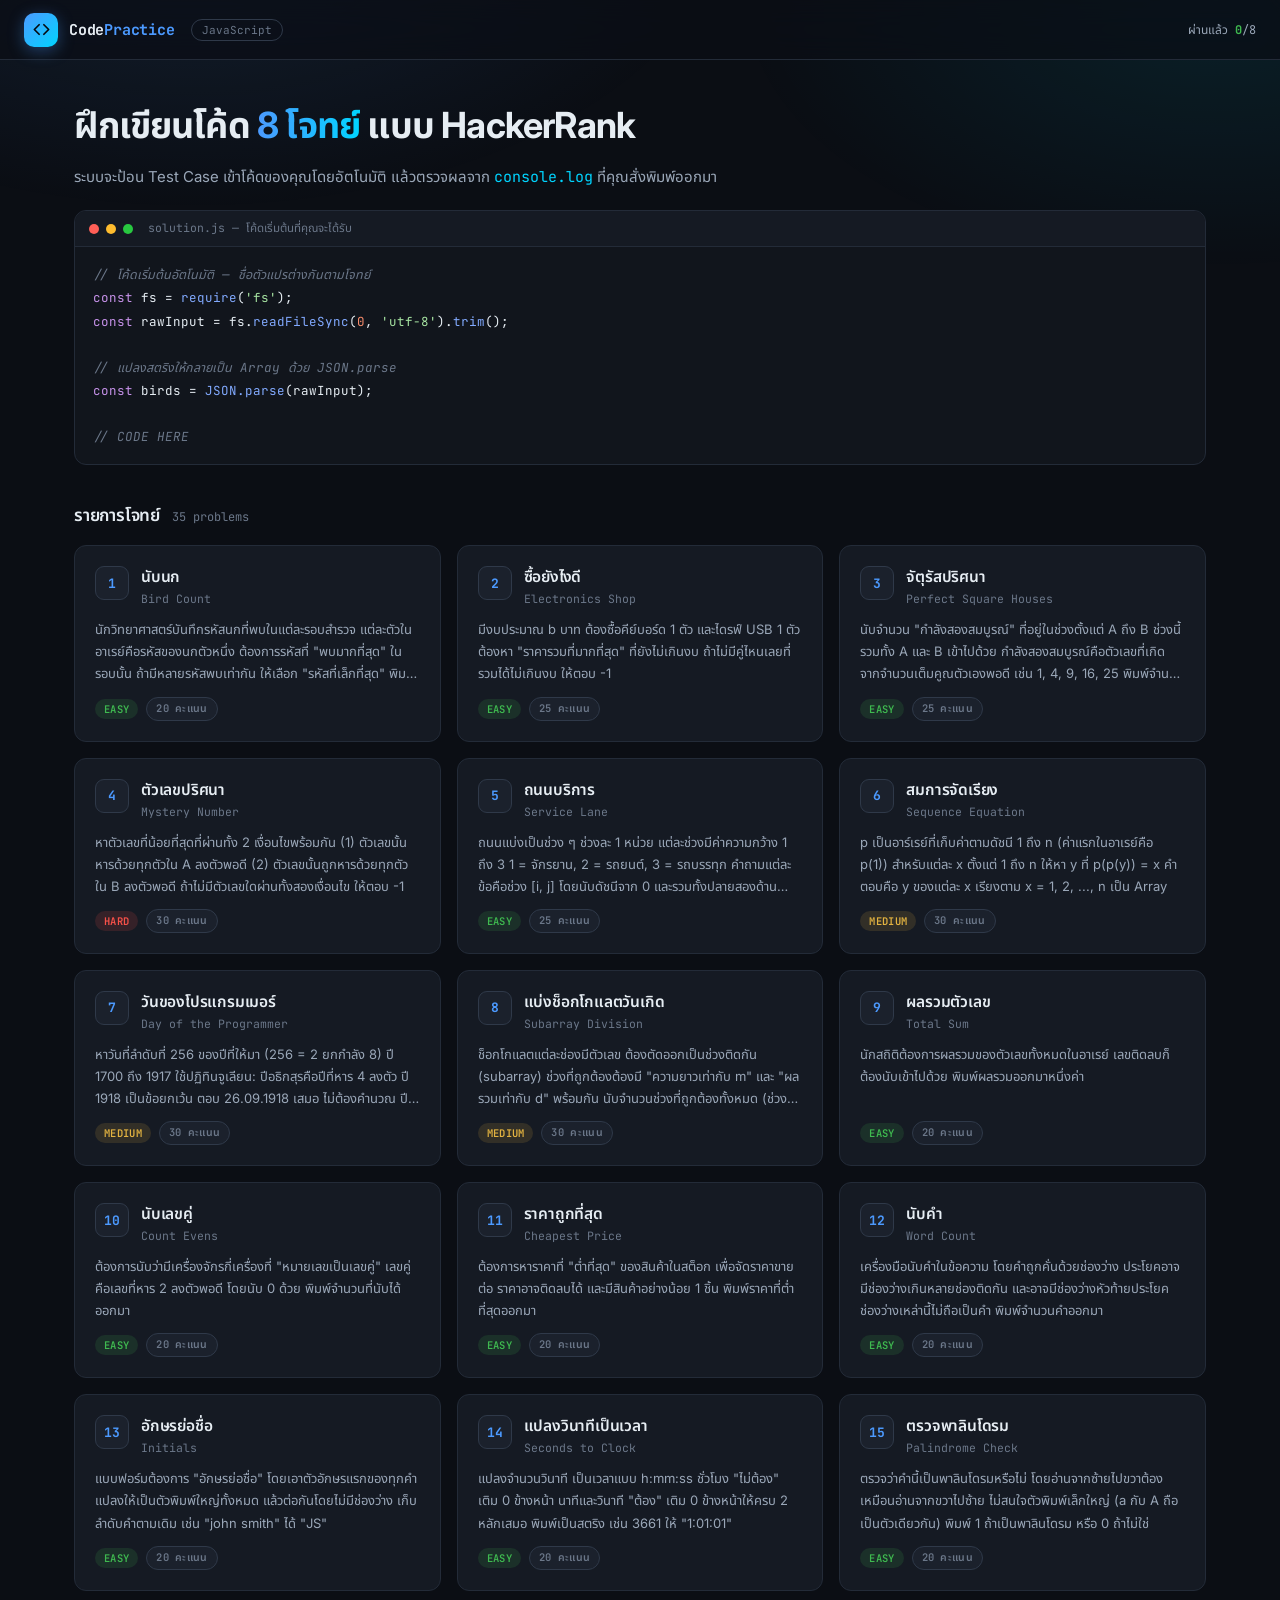
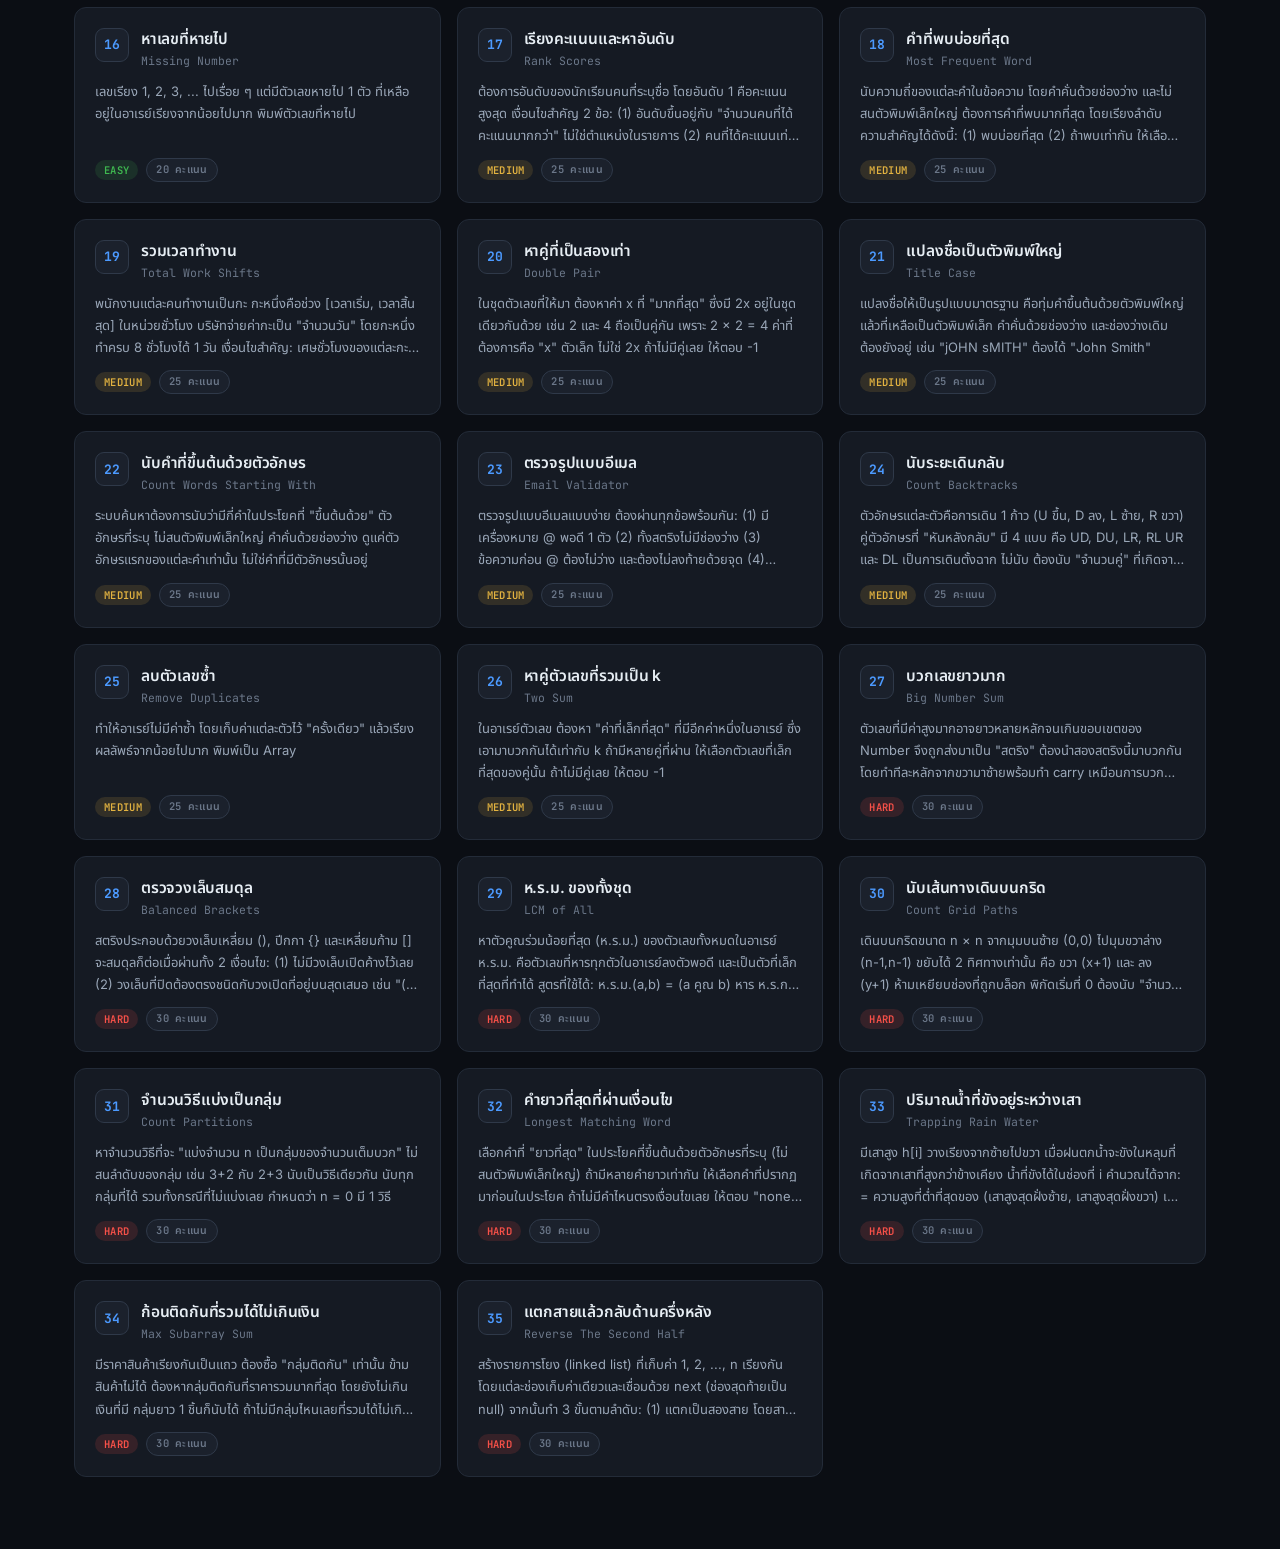
<file: index.html>
﻿<!DOCTYPE html>
<html lang="th">
<head>
<meta charset="UTF-8">
<meta name="viewport" content="width=device-width, initial-scale=1.0">
<title>Code Practice — JavaScript</title>
<meta name="description" content="ฝึกเขียนโค้ด JavaScript 8 โจทย์ แบบ HackerRank รันและตรวจ Test Case ในเบราว์เซอร์ ไม่ต้องติดตั้งอะไร">
<link rel="icon" href="data:image/svg+xml,%3Csvg xmlns='http://www.w3.org/2000/svg' viewBox='0 0 32 32'%3E%3Crect width='32' height='32' rx='8' fill='%234c9aff'/%3E%3Cpath d='M13 10L7 16l6 6M19 10l6 6-6 6' fill='none' stroke='%230b0e14' stroke-width='3' stroke-linecap='round' stroke-linejoin='round'/%3E%3C/svg%3E">
<link rel="preconnect" href="https://fonts.googleapis.com">
<link rel="preconnect" href="https://fonts.gstatic.com" crossorigin>
<link href="https://fonts.googleapis.com/css2?family=JetBrains+Mono:wght@400;500;700&family=Inter:wght@400;500;600;700&family=Noto+Sans+Thai:wght@400;500;600;700&display=swap" rel="stylesheet">
<style>
:root{
  --bg:#0b0e14; --bg2:#11151c; --card:#151a23; --card2:#1b212c;
  --line:#232b38; --line2:#2f3949;
  --fg:#e6edf3; --fg2:#9aa7b8; --fg3:#6b7789;
  --acc:#4c9aff; --acc2:#00d4ff; --ok:#3fb950; --err:#f85149; --warn:#e3b341;
  --mono:'JetBrains Mono','Noto Sans Thai',ui-monospace,Consolas,monospace;
  --sans:'Inter','Noto Sans Thai',system-ui,-apple-system,sans-serif;
  --r:12px;
}
*{margin:0;padding:0;box-sizing:border-box}
body{
  font-family:var(--sans); background:var(--bg); color:var(--fg);
  min-height:100vh; -webkit-font-smoothing:antialiased;
}
body::before{
  content:''; position:fixed; inset:0; pointer-events:none; z-index:0;
  background:
    radial-gradient(900px 500px at 15% -10%, rgba(76,154,255,.13), transparent 60%),
    radial-gradient(800px 450px at 95% 0%, rgba(0,212,255,.09), transparent 60%);
}

/* ---------- NAVBAR ---------- */
.nav{
  position:sticky; top:0; z-index:50;
  display:flex; align-items:center; gap:16px;
  padding:0 24px; height:60px;
  background:rgba(11,14,20,.75);
  backdrop-filter:blur(14px) saturate(140%);
  border-bottom:1px solid var(--line);
}
.brand{display:flex;align-items:center;gap:11px;text-decoration:none;color:inherit}
.brand-mark{
  width:34px;height:34px;flex:none;display:grid;place-items:center;
  border-radius:10px; color:#06090f;
  background:linear-gradient(135deg,var(--acc) 0%,var(--acc2) 100%);
  box-shadow:0 4px 16px rgba(76,154,255,.35);
}
.brand-mark svg{width:19px;height:19px}
.brand-txt{font-family:var(--mono);font-weight:700;font-size:15px;letter-spacing:-.2px}
.brand-txt b{color:var(--acc);font-weight:700}
.nav-tag{
  font-family:var(--mono);font-size:11px;color:var(--fg3);
  border:1px solid var(--line2);border-radius:999px;padding:3px 10px;
}
.nav-sp{flex:1}
.nav-stat{font-family:var(--mono);font-size:12px;color:var(--fg2)}
.nav-stat b{color:var(--ok)}

/* ---------- LAYOUT ---------- */
.wrap{position:relative;z-index:1;max-width:1180px;margin:0 auto;padding:40px 24px 72px}
.hero{margin-bottom:34px}
.hero h1{font-size:clamp(26px,4vw,36px);font-weight:700;letter-spacing:-.8px;margin-bottom:10px}
.hero h1 span{background:linear-gradient(90deg,var(--acc),var(--acc2));-webkit-background-clip:text;background-clip:text;-webkit-text-fill-color:transparent}
.hero p{color:var(--fg2);font-size:15px;line-height:1.75;max-width:660px}

/* code preview */
.prev{
  margin-top:20px;border:1px solid var(--line);border-radius:var(--r);
  background:var(--bg2);overflow:hidden;
}
.prev-bar{
  display:flex;align-items:center;gap:7px;padding:9px 14px;
  border-bottom:1px solid var(--line);background:var(--card);
}
.dot{width:10px;height:10px;border-radius:50%}
.prev-bar span{margin-left:8px;font-family:var(--mono);font-size:11.5px;color:var(--fg3)}
.prev pre{
  margin:0;padding:16px 18px;overflow-x:auto;
  font-family:var(--mono);font-size:12.5px;line-height:1.85;
}
.k{color:#c792ea}.s{color:#a6e3a1}.c{color:var(--fg3);font-style:italic}.f{color:#82aaff}.n{color:#f78c6c}

/* ---------- PROBLEM GRID ---------- */
.sec-head{display:flex;align-items:baseline;gap:12px;margin:38px 0 16px}
.sec-head h2{font-size:17px;font-weight:600;letter-spacing:-.2px}
.sec-head small{font-family:var(--mono);font-size:12px;color:var(--fg3)}
.sec-head .draft-note{font-size:12.5px;color:var(--acc)}
.sec-head .draft-note:empty{display:none}
.grid{display:grid;grid-template-columns:repeat(auto-fill,minmax(300px,1fr));gap:16px}

.pcard{
  position:relative;display:flex;flex-direction:column;gap:12px;
  padding:20px;border-radius:var(--r);
  background:var(--card);border:1px solid var(--line);
  cursor:pointer;text-decoration:none;color:inherit;
  transition:transform .18s cubic-bezier(.2,.7,.3,1),border-color .18s,box-shadow .18s,background .18s;
}
.pcard::after{
  content:'';position:absolute;inset:0;border-radius:var(--r);pointer-events:none;
  background:linear-gradient(135deg,rgba(76,154,255,.09),transparent 55%);
  opacity:0;transition:opacity .18s;
}
.pcard:hover{transform:translateY(-3px);border-color:var(--acc);box-shadow:0 14px 34px rgba(0,0,0,.5),0 0 0 1px rgba(76,154,255,.25)}
.pcard:hover::after{opacity:1}
.pcard.done{border-color:rgba(63,185,80,.4)}
.pcard.done:hover{border-color:var(--ok);box-shadow:0 14px 34px rgba(0,0,0,.5),0 0 0 1px rgba(63,185,80,.3)}

.pc-top{display:flex;align-items:flex-start;gap:12px}
.pc-num{
  flex:none;width:34px;height:34px;display:grid;place-items:center;
  font-family:var(--mono);font-size:13px;font-weight:700;
  border-radius:9px;background:var(--card2);border:1px solid var(--line2);color:var(--acc);
}
.pcard.done .pc-num{background:rgba(63,185,80,.14);border-color:rgba(63,185,80,.4);color:var(--ok)}
.pc-tt{flex:1;min-width:0}
.pc-tt h3{font-size:15.5px;font-weight:600;letter-spacing:-.2px;margin-bottom:2px}
.pc-tt small{display:block;font-family:var(--mono);font-size:11.5px;color:var(--fg3)}
.pc-desc{font-size:13px;line-height:1.7;color:var(--fg2);flex:1;
  display:-webkit-box;-webkit-line-clamp:3;-webkit-box-orient:vertical;overflow:hidden}
.pc-foot{display:flex;align-items:center;gap:8px;flex-wrap:wrap}
.chip{
  font-family:var(--mono);font-size:10.5px;font-weight:600;letter-spacing:.3px;
  padding:3px 9px;border-radius:999px;text-transform:uppercase;
}
.chip.easy{background:rgba(63,185,80,.14);color:var(--ok)}
.chip.medium{background:rgba(227,179,65,.14);color:var(--warn)}
.chip.hard{background:rgba(248,81,73,.14);color:var(--err)}
.chip.score{background:var(--card2);color:var(--fg3);border:1px solid var(--line2)}
.chip.draft{background:rgba(76,154,255,.14);color:var(--acc);border:1px solid rgba(76,154,255,.3)}
.chip.draft:empty{display:none}
.chip.hintlv{background:rgba(227,179,65,.14);color:var(--warn);border:1px solid rgba(227,179,65,.32)}
.chip.hintfull{background:rgba(227,179,65,.2);color:var(--warn);border:1px solid rgba(227,179,65,.5)}
.pc-go{margin-left:auto;display:flex;align-items:center;gap:5px;
  font-family:var(--mono);font-size:12px;color:var(--acc);opacity:0;transform:translateX(-5px);transition:.18s}
.pcard:hover .pc-go{opacity:1;transform:translateX(0)}
.pc-go svg{width:14px;height:14px}
</style>
</head>
<body>

<nav class="nav">
  <a href="index.html" class="brand">
    <div class="brand-mark">
      <svg viewBox="0 0 24 24" fill="none" stroke="currentColor" stroke-width="2.2" stroke-linecap="round" stroke-linejoin="round">
        <path d="M9 18l-6-6 6-6"/><path d="M15 6l6 6-6 6"/>
      </svg>
    </div>
    <div class="brand-txt">Code<b>Practice</b></div>
  </a>
  <span class="nav-tag">JavaScript</span>
  <div class="nav-sp"></div>
  <div class="nav-stat">ผ่านแล้ว <b id="doneCount">0</b>/8</div>
</nav>

<div class="wrap">
  <section class="hero">
    <h1>ฝึกเขียนโค้ด <span>8 โจทย์</span> แบบ HackerRank</h1>
    <p>ระบบจะป้อน Test Case เข้าโค้ดของคุณโดยอัตโนมัติ แล้วตรวจผลจาก <code style="font-family:var(--mono);color:var(--acc2)">console.log</code> ที่คุณสั่งพิมพ์ออกมา</p>

    <div class="prev">
      <div class="prev-bar">
        <div class="dot" style="background:#ff5f57"></div>
        <div class="dot" style="background:#febc2e"></div>
        <div class="dot" style="background:#28c840"></div>
        <span>solution.js — โค้ดเริ่มต้นที่คุณจะได้รับ</span>
      </div>
<pre><span class="c">// โค้ดเริ่มต้นอัตโนมัติ — ชื่อตัวแปรต่างกันตามโจทย์</span>
<span class="k">const</span> fs = <span class="f">require</span>(<span class="s">'fs'</span>);
<span class="k">const</span> rawInput = fs.<span class="f">readFileSync</span>(<span class="n">0</span>, <span class="s">'utf-8'</span>).<span class="f">trim</span>();

<span class="c">// แปลงสตริงให้กลายเป็น Array ด้วย JSON.parse</span>
<span class="k">const</span> birds = <span class="f">JSON.parse</span>(rawInput);

<span class="c">// CODE HERE</span></pre>
    </div>
  </section>

  <div class="sec-head">
    <h2>รายการโจทย์</h2>
    <span class="draft-note" id="draftCount"></span>
    <small id="gridCount">8 problems</small>
  </div>
  <div class="grid" id="grid"></div>
</div>

<script src="problems/problems.js?v=65"></script>
<script>
const KEY = 'cp_progress_v1';
const DRAFT_KEY = 'cp_draft_v1';
const HINT_KEY = 'cp_hints_v1';
const readDone = () => { try { return JSON.parse(localStorage.getItem(KEY)) || {}; } catch(e){ return {}; } };
const readDrafts = () => { try { return JSON.parse(localStorage.getItem(DRAFT_KEY)) || {}; } catch(e){ return {}; } };
const readHints = () => { try { return JSON.parse(localStorage.getItem(HINT_KEY)) || {}; } catch(e){ return {}; } };

/* เวลาแบบสั้น ๆ: "เมื่อสักครู่" / "3 ชั่วโมงที่แล้ว" / "เมื่อวาน"
   คืน '' ถ้าเวลาไม่สมเหตุสมผล (ข้อมูลเสีย หรือนาฬิกาเพี้ยน) */
function ago(ts){
  if (!ts || typeof ts !== 'number' || !isFinite(ts)) return '';
  const s = Math.floor((Date.now() - ts) / 1000);
  if (s < 0) return '';                       // เวลาอนาคต = นาฬิกาเพี้ยน
  if (s < 60) return 'เมื่อสักครู่';
  if (s < 3600) return Math.floor(s / 60) + ' นาทีที่แล้ว';
  if (s < 86400) return Math.floor(s / 3600) + ' ชั่วโมงที่แล้ว';
  if (s < 172800) return 'เมื่อวาน';
  if (s < 2592000) return Math.floor(s / 86400) + ' วันที่แล้ว';
  return '';                                  // เกินเดือน ไม่ต้องบอก
}
function draftLabel(dr){
  const a = ago(dr.at);
  return a ? 'มีงานค้าง · ' + a : 'มีงานค้าง';
}
function draftTitle(dr){
  const d = new Date(dr.at);
  return (dr.at && isFinite(dr.at) && d.getFullYear() > 2000)
    ? 'บันทึกไว้เมื่อ ' + d.toLocaleString()
    : 'มีโค้ดที่บันทึกไว้ในเครื่องนี้';
}

function render(){
  const done = readDone();
  const drafts = readDrafts();
  const hints = readHints();
  const grid = document.getElementById('grid');
  let html = '', n = 0, d = 0, w = 0, hv = 0;

  for(const id in PROBLEMS){
    const p = PROBLEMS[id];
    n++;
    const isDone = !!done[id];
    if(isDone) d++;
    const dr = drafts[id];
    const hasDraft = !!(dr && typeof dr.code === 'string' && dr.code.trim());
    if(hasDraft) w++;
    /* ป้ายบอกว่าเคยเปิดคำใบ้ถึงระดับไหน — ระดับ 3 คือดูเฉลยแล้ว */
    const hs = hints[id];
    const hv3 = !!(hs && hs.lv >= 3);
    const hvAny = !!(hs && ((hs.lv|0) > 0 || (hs.sols && hs.sols.length)));
    if(hv3) hv++;
    const hintChip = hv3
      ? `<span class="chip hintfull" title="เคยเปิดถึงระดับทางเลือกและดูเฉลยแล้ว">ใช้เฉลย</span>`
      : (hvAny ? `<span class="chip hintlv" title="เคยเปิดคำใบ้ระดับ ${hs.lv}">คำใบ้ ${hs.lv}</span>` : '');

    html += `
    <a class="pcard${isDone?' done':''}" href="editor.html?id=${id}">
      <div class="pc-top">
        <div class="pc-num">${n}</div>
        <div class="pc-tt">
          <h3>${p.title}</h3>
          <small>${p.subtitle}</small>
        </div>
      </div>
      <div class="pc-desc">${p.desc}</div>
      <div class="pc-foot">
        <span class="chip ${p.difficulty}">${p.difficulty}</span>
        <span class="chip score">${p.score} คะแนน</span>
        ${hasDraft?`<span class="chip draft" title="${draftTitle(dr)}">${draftLabel(dr)}</span>`:''}
        ${hintChip}
        <span class="pc-go">ทำโจทย์
          <svg viewBox="0 0 24 24" fill="none" stroke="currentColor" stroke-width="2.2" stroke-linecap="round" stroke-linejoin="round"><path d="M5 12h14M13 6l6 6-6 6"/></svg>
        </span>
      </div>
    </a>`;
  }

  grid.innerHTML = html;
  document.getElementById('doneCount').textContent = d;
  document.getElementById('gridCount').textContent = n + ' problems';
  const dw = document.getElementById('draftCount');
  let tail = w ? w + ' โจทย์มีงานค้างไว้' : '';
  if (hv) tail += (tail ? ' · ' : '') + hv + ' โจทย์ใช้คำใบ้ถึงเฉลย';
  if (dw) dw.textContent = tail;
}
render();
</script>
</body>
</html>
</file>
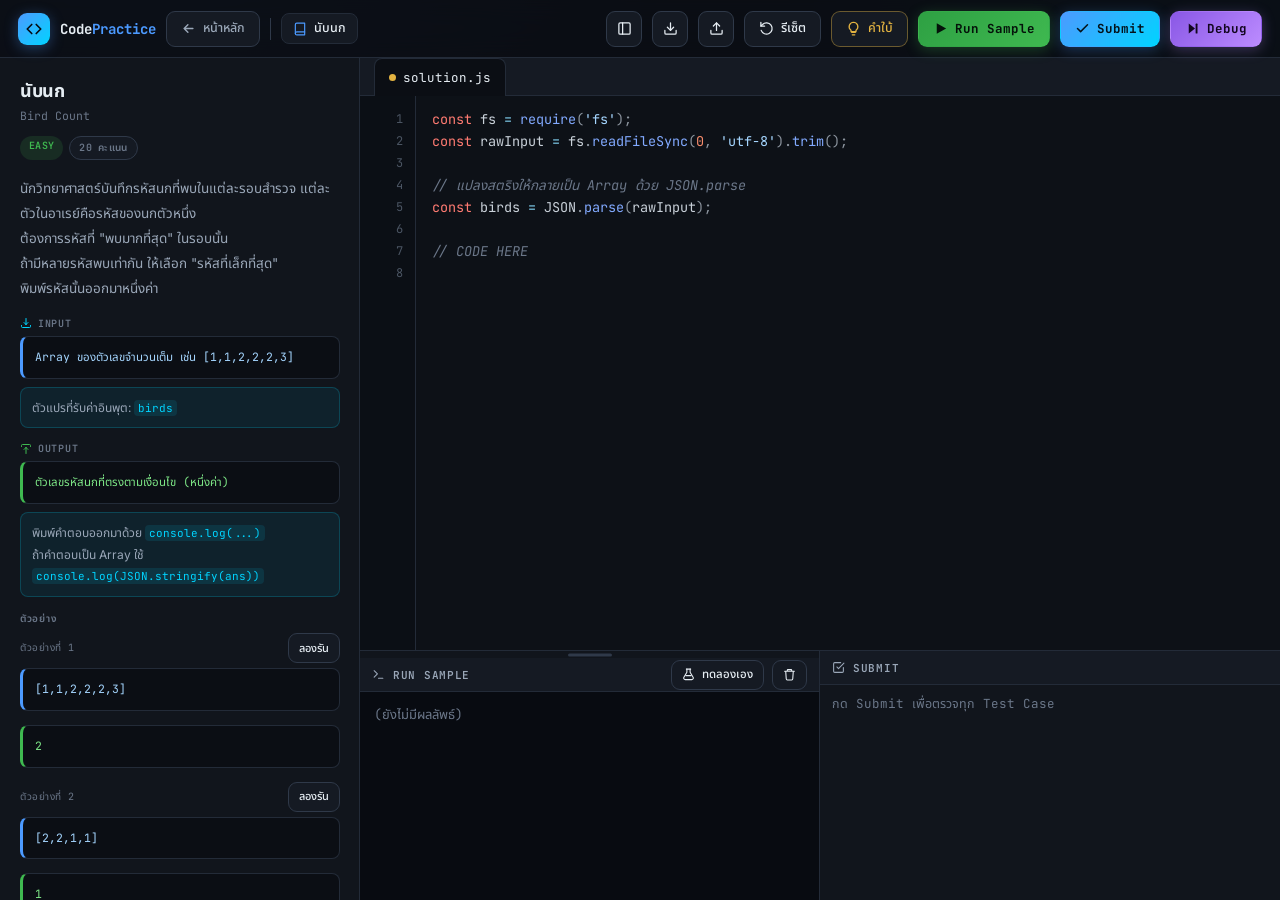
<file: editor.html>
﻿<!DOCTYPE html>
<html lang="th">
<head>
<meta charset="UTF-8">
<meta name="viewport" content="width=device-width, initial-scale=1.0">
<title>Code Practice — Editor</title>
<link rel="icon" href="data:image/svg+xml,%3Csvg xmlns='http://www.w3.org/2000/svg' viewBox='0 0 32 32'%3E%3Crect width='32' height='32' rx='8' fill='%2300d4ff'/%3E%3Cpath d='M13 10L7 16l6 6M19 10l6 6-6 6' fill='none' stroke='%230b0e14' stroke-width='3' stroke-linecap='round' stroke-linejoin='round'/%3E%3C/svg%3E">
<link rel="preconnect" href="https://fonts.googleapis.com">
<link rel="preconnect" href="https://fonts.gstatic.com" crossorigin>
<link href="https://fonts.googleapis.com/css2?family=JetBrains+Mono:wght@400;500;700&family=Inter:wght@400;500;600;700&family=Noto+Sans+Thai:wght@400;500;600&display=swap" rel="stylesheet">
<link rel="stylesheet" href="js/theme.css?v=65">
<style>
/* ============ LAYOUT 3 ส่วน ============ */
.app{position:relative;z-index:1;display:flex;flex-direction:column;height:100vh;overflow:hidden}
.body{flex:1;display:flex;min-height:0}
.side{
  width:360px;flex:none;display:flex;flex-direction:column;
  background:var(--bg2);border-right:1px solid var(--line);
  transition:width .2s cubic-bezier(.2,.7,.3,1);
}
.side.hide{width:0;border-right-color:transparent}
.side-in{width:360px;height:100%;overflow-y:auto;padding:20px 20px 40px}
.side h1{font-size:18px;font-weight:700;letter-spacing:-.3px;margin-bottom:3px}
.side .sub{font-family:var(--mono);font-size:11.5px;color:var(--fg3);margin-bottom:13px}
.chips{display:flex;gap:6px;flex-wrap:wrap;margin-bottom:16px}
.chip{font-family:var(--mono);font-size:10px;font-weight:600;letter-spacing:.3px;padding:3px 9px;border-radius:999px;text-transform:uppercase}
.chip.easy{background:rgba(63,185,80,.14);color:var(--ok)}
.chip.medium{background:rgba(227,179,65,.14);color:var(--warn)}
.chip.hard{background:rgba(248,81,73,.14);color:var(--err)}
.chip.score{background:var(--card);color:var(--fg3);border:1px solid var(--line2)}
/* white-space: pre-line สำคัญมาก
   โจทย์ที่เขียนเป็นหลายบรรทัดใน problems.js จะขึ้นบรรทัดใหม่ตามที่เขียน
   ถ้าไม่ใส่ HTML จะยุบขึ้นเป็นบรรทัดเดียวยาว ๆ อ่านยากกว่าเดิม */
.side .desc{font-size:13.5px;line-height:1.85;color:var(--fg2);margin-bottom:16px;
            white-space:pre-line}

  /* ---------- เนื้อหาช่วยอ่านโจทย์ ----------
     แยกเป็นกล่องย่อย ๆ ไม่ยัดเป็นย้อหน้าเดียว
     เพราะข้อมูลเยอะแล้วอ่านยากกว่าอ่านสั้น ๆ แต่ถ้าสั้นเกินไปก็จะงงเหมือนเดิม
     กล่อง walkthrough กางไว้เลย ส่วนอีกสองกล่องพับไว้
     เพราะ 9 จาก 10 คนจะอ่านตัวอย่างเดินทาง แต่ไม่กี่คนจะเปิด "ข้อควรระวัง" */
.gd{margin:0 0 14px;border:1px solid var(--line);border-radius:9px;
     background:var(--bg);overflow:hidden}
.gd-h{display:flex;align-items:center;gap:8px;width:100%;padding:9px 11px;
     background:none;border:0;color:var(--fg);font:inherit;font-size:12.5px;
     font-weight:600;cursor:pointer;text-align:left}
.gd-h:hover{background:var(--bg2)}
.gd-h:focus-visible{outline:2px solid var(--acc);outline-offset:-2px}
.gd-ic{width:15px;height:15px;flex:none;color:var(--acc)}
.gd-chev{width:14px;height:14px;flex:none;margin-left:auto;color:var(--fg3);
     transition:transform .16s ease}
.gd.open .gd-chev{transform:rotate(90deg)}
.gd-b{display:none;padding:0 12px 12px}
.gd.open .gd-b{display:block}
.gd-w{font-size:12.8px;line-height:1.85;color:var(--fg2);
     white-space:pre-wrap;word-break:break-word;
     background:var(--bg2);border-left:2px solid var(--acc);
     border-radius:0 6px 6px 0;padding:9px 11px}
.gd-b + .gd-b{margin-top:10px}
.gd-row{font-size:12.5px;line-height:1.8;color:var(--fg2);
     white-space:pre-wrap;word-break:break-word;display:flex;gap:8px}
.gd-row b{flex:none;font-weight:700;font-size:11.5px;color:var(--fg3);padding-top:1px}
.gd-row.warn b{color:var(--warn)}

.blk{margin-bottom:14px}
.blk-t{display:flex;align-items:center;gap:6px;margin-bottom:6px;font-family:var(--mono);font-size:10px;font-weight:600;letter-spacing:.7px;text-transform:uppercase;color:var(--fg3)}
.blk-t svg{width:12px;height:12px}
.blk-t.in svg{color:var(--acc2)} .blk-t.out svg{color:var(--ok)}
.blk pre{font-family:var(--mono);font-size:11.5px;line-height:1.8;white-space:pre-wrap;word-break:break-word;background:var(--bg);border:1px solid var(--line);border-left:3px solid var(--acc);border-radius:8px;padding:10px 12px;color:#a5d6ff}
.blk.out pre{border-left-color:var(--ok);color:#7ee787}
.hint{margin-top:8px;padding:9px 11px;border-radius:8px;background:rgba(0,212,255,.07);border:1px solid rgba(0,212,255,.2);font-size:12px;line-height:1.8;color:var(--fg2)}
.hint code{font-family:var(--mono);font-size:11px;color:var(--acc2);background:rgba(0,212,255,.1);padding:1px 4px;border-radius:4px}
.ex{margin-bottom:8px}
.ex-head{display:flex;align-items:center;gap:8px;font-family:var(--mono);font-size:10px;
     color:var(--fg3);text-transform:uppercase;letter-spacing:.5px;margin-bottom:5px}
.ex-head .ex-run{margin-left:auto;text-transform:none;letter-spacing:0;font-size:11px}

/* ป้ายบอกว่ารันแล้วตรงกับตัวอย่างไหม
   นักเรียนไม่รู้ว่า output ที่ได้ "ถูก" หรือ "เป็นรูปแบบอื่น"
   การบอกตรง ๆ ช่วยได้มากกว่าปล่อยให้เดาเอง */
.tag.ex-ok{color:var(--ok)}
.tag.ex-no{color:var(--warn)}

.right{flex:1;display:flex;flex-direction:column;min-width:0;min-height:0}
.edbar{
  flex:none;display:flex;align-items:center;gap:8px;height:38px;padding:0 14px;
  background:var(--card);border-bottom:1px solid var(--line);
}
.tab{display:flex;align-items:center;gap:7px;height:38px;padding:0 14px;font-family:var(--mono);font-size:12.5px;background:var(--bg);border:1px solid var(--line);border-bottom:none;border-radius:8px 8px 0 0;margin-bottom:-1px}
.tab .dot{width:7px;height:7px;border-radius:50%;background:var(--warn)}
/* ป้ายสถานะการบันทึกอัตโนมัติ */
#saveTag{font-size:11px;color:var(--fg3);display:flex;align-items:center;gap:5px;white-space:nowrap}
#saveTag:empty{display:none}
#saveTag.ok{color:var(--ok,#3fb950)}
#saveTag.saving{color:var(--fg3)}
#saveTag.ok::before{content:'';width:6px;height:6px;border-radius:50%;background:currentColor;flex:none}
.ed{flex:1;min-height:0;display:flex}

/* ---- bottom 2 ส่วน ---- */
.bottom{flex:none;display:flex;height:250px;min-height:34px;border-top:1px solid var(--line)}
.bottom .panel{width:50%;border-right:1px solid var(--line)}
.bottom .panel:last-child{border-right:none}
.grip{flex:none;height:7px;cursor:ns-resize;position:relative}
.grip::after{content:'';position:absolute;left:50%;top:50%;transform:translate(-50%,-50%);width:44px;height:3px;border-radius:3px;background:var(--line2)}
.grip:hover::after{background:var(--acc)}

/* RAW OUTPUT — ไม่มี UI ตกแต่ง */
.raw{
  flex:1;min-height:0;overflow:auto;padding:12px 14px;
  font-family:var(--mono);font-size:13px;line-height:1.7;
  white-space:pre-wrap;word-break:break-word;color:#c9d1d9;background:#080b11;
}
.raw .errline{color:var(--err)}
.raw .dimline{color:var(--fg3)}
.raw .cursor{display:inline-block;width:8px;height:15px;background:var(--acc2);vertical-align:-2px;animation:blink 1s steps(2) infinite}
@keyframes blink{50%{opacity:0}}

/* test case list */
.tcs{padding:8px 10px;display:flex;flex-direction:column;gap:6px}
.tc{border:1px solid var(--line);border-radius:9px;background:var(--bg);overflow:hidden}
.tc-h{display:flex;align-items:center;gap:8px;padding:7px 10px;cursor:pointer}
.tc-h:hover{background:var(--card)}
.tc-n{font-family:var(--mono);font-size:11.5px;color:var(--acc);font-weight:600}
.tc-s{margin-left:auto;font-family:var(--mono);font-size:10px;font-weight:700;padding:2px 8px;border-radius:999px;letter-spacing:.4px}
.tc-s.ok{background:rgba(63,185,80,.15);color:var(--ok)}
.tc-s.no{background:rgba(248,81,73,.15);color:var(--err)}
.tc-b{display:none;padding:0 10px 10px;font-family:var(--mono);font-size:11.5px;line-height:1.8;color:var(--fg2)}
.tc.open .tc-b{display:block}
.tc-b b{color:var(--fg3);font-weight:400}
.tc-b .g{color:var(--ok)} .tc-b .r{color:var(--err)}
.sum{display:flex;align-items:center;gap:10px;font-family:var(--mono);font-size:11.5px;padding:2px 2px 6px}
.sum .ok{color:var(--ok);font-weight:700} .sum .no{color:var(--err);font-weight:700} .sum .dim{color:var(--fg3)}

/* ===== หน้าสรุปคะแนนหลัง Submit ===== */
.finish{padding:16px 14px 14px;text-align:center;border-bottom:1px solid var(--line)}
.finish.pass{background:linear-gradient(180deg,rgba(63,185,80,.10),transparent 78%)}
.finish.fail{background:linear-gradient(180deg,rgba(210,153,34,.10),transparent 78%)}
.fin-badge{width:46px;height:46px;margin:0 auto 8px;border-radius:50%;
  display:flex;align-items:center;justify-content:center;
  background:rgba(63,185,80,.15);color:var(--ok);border:1px solid rgba(63,185,80,.4)}
.fin-badge svg{width:26px;height:26px}
.finish.fail .fin-badge{background:rgba(210,153,34,.15);border-color:rgba(210,153,34,.4);color:var(--warn)}
.fin-tt{font-size:14px;font-weight:700;letter-spacing:.1px}
.fin-score{font-family:var(--mono);font-size:38px;font-weight:800;line-height:1.15;margin:2px 0 1px;
  color:var(--ok);letter-spacing:-1px}
.finish.fail .fin-score{color:var(--warn)}
.fin-score span{font-size:16px;font-weight:600;color:var(--fg3);letter-spacing:0}
.fin-grade{font-size:12px;color:var(--fg2);margin-bottom:12px}
.fin-acts{display:flex;gap:8px;justify-content:center;flex-wrap:wrap}
.fin-acts .btn{text-decoration:none}
.fin-toggle{margin:8px 12px 2px;padding:6px 10px;border-radius:8px;cursor:pointer;
  font-size:11.5px;color:var(--fg3);text-align:center;user-select:none;
  border:1px dashed var(--line);transition:color .12s,border-color .12s}
.fin-toggle:hover{color:var(--acc);border-color:var(--acc)}
.fin-detail{display:none;padding-top:0}
.fin-detail.show{display:block;flex:1;min-height:0;overflow:auto}
.fin-detail .tc:first-child{border-top:1px solid var(--line)}
/* กางรายละเอียดแล้ว ให้หน้าสรุปหยุดขยายแล้วเลื่อนอยู่ตรงนั้น */
.panel.expanded > .pbody{flex:none;overflow:visible}
.nav .btn.back{color:var(--fg2);text-decoration:none}
.nav .btn.back:hover{color:var(--fg);border-color:var(--fg3)}

/* แถบบนกว้างธรรมชาติ ~880px ถ้าแคบกว่านั้นปุ่มจะดันจนล้น
   จึงตัดคำในปุ่มออก เหลือไอคอนล้วน (ยังมี title อธิบายตอนเอามาชี้)
   จอเล็กกว่านั้นอีก ตัดชื่อเว็บออก เหลือเครื่องหมาย */
@media (max-width:880px){
  .nav .btn .bl{display:none}
  .nav .btn{padding-left:9px;padding-right:9px}
  .nav .btn.back span{display:none}
}
/* จอแคบลงอีก: ลดช่องว่างให้พอดี (ปุ่มคำใบ้เพิ่มเข้ามา ทำให้ช่องว่างเต็มขึ้นทุกด้าน) */
@media (max-width:700px){
  .nav{padding:0 12px;gap:5px}
  .nav .btn{padding-left:8px;padding-right:8px}
}
/* ถึงขั้นที่ชื่อเว็บเริ่มกินพื้นที่มากกว่าปุ่มที่จำเป็น — เหลือไว้แค่ไอคอน */
@media (max-width:640px){
  .nav .brand-txt{display:none}
}
/* จอเล็กกว่า ~440px ทุกอย่างยังไม่พอด้วย แม้ตัดคำในปุ่มหมดแล้ว
   ตัดปุ่มส่งออก/นำเข้าออก (เป็นการย้ายไฟล์ บนมือถือไม่มีประโยชน์อยู่แล้ว
   งานยังบันทึกในเครื่องอัตโนมัติ) และลดช่องว่างให้พอดี */
@media (max-width:440px){
  .nav{padding:0 10px;gap:6px}
  .nav #btnExport, .nav #btnImport{display:none}
  .nav .btn.icon, .nav .btn{padding-left:7px;padding-right:7px}
}

/* debug area */
.dbgwrap{flex:none;display:none;flex-direction:column;border-top:2px solid var(--pur);background:var(--bg2)}
.dbgwrap.on{display:flex}
.dbgbar{flex:none;display:flex;align-items:center;gap:7px;flex-wrap:wrap;height:46px;padding:0 12px;background:var(--card);border-bottom:1px solid var(--line)}
.dbgcols{flex:1;min-height:0;display:flex}
.dbgcols .panel{width:33.333%;border-right:1px solid var(--line)}
.dbgcols .panel:last-child{border-right:none}
@media (max-width:1000px){
  /* จอแคบ: ย่อแผงล่างให้สั้นลง เพื่อให้พื้นที่เขียนโค้ดได้มากที่สุด */
  .bottom{flex-direction:column;height:auto}
  .bottom .panel{width:100%;height:128px;flex:none;border-right:none;border-bottom:1px solid var(--line)}
  .ed{min-height:180px}
  /* จอแคบ: sidebar เป็น panel เลื่อนเข้ามา ไม่ทับตัวโค้ด
     ซ่อนไว้ตั้งแต่ CSS ไม่ต้องรอ JS -> ไม่มีอาการกะพริบทับโค้ด */
  .side{position:fixed;top:var(--navH);left:0;bottom:0;width:min(86vw,360px);z-index:30;
       transform:translateX(-100%);box-shadow:0 0 50px rgba(0,0,0,.7);
       transition:transform .2s cubic-bezier(.2,.7,.3,1)}
  .side.open{transform:translateX(0)}
  .side-in{width:100%}
  .sidebg{display:none}
  .sidebg.on{display:block;position:fixed;left:0;top:0;right:0;bottom:0;
       background:rgba(0,0,0,.5);z-index:25}
  .nav .pill{display:none}
  /* เส้นคั่นมีไว้คั่นชื่อโจทย์เท่านั้น พอซ่อนชื่อโจทย์แล้วก็ไม่มีความหมาย
     ตัดทิ้งแล้วได้พื้นที่กลับมาให้ปุ่มอื่น */
  .nav .nav-div{display:none}
}

  /* ================= ปุ่มคำใบ้ในแถบบน =================
     ชื่อคลาสต้องเป็น "hbtn" ไม่ใช่ "hint" — .hint ถูกใช้ไปแล้วกับกล่องข้อความ
     ใน sidebar ซึ่งมี margin-top:8px ถ้าชนกันจะทำให้ปุ่มต่ำกว่าปุ่มอื่นทันที */
  .nav .btn.hbtn{color:var(--warn);border-color:color-mix(in srgb,var(--warn) 42%,transparent)}
  .nav .btn.hbtn:hover{background:color-mix(in srgb,var(--warn) 12%,transparent);
       border-color:var(--warn);color:var(--warn)}
  .nav .btn.hbtn.on{background:color-mix(in srgb,var(--warn) 18%,transparent);
       border-color:var(--warn);color:var(--warn)}
  /* จุดบอกว่าเคยเปิดระดับไหนไปแล้ว */
  .hintdot{display:none;position:absolute;top:4px;right:4px;width:7px;height:7px;
       border-radius:50%;background:var(--warn);box-shadow:0 0 0 2px var(--bg2)}
  .nav .btn.hbtn.used .hintdot{display:block}
  .nav .btn{position:relative}

  /* ================= แผงคำใบ้ ================= */
  .hbg{position:fixed;inset:0;background:rgba(0,0,0,.5);z-index:40}
  .hpanel{position:fixed;top:var(--navH);right:0;bottom:0;width:min(560px,94vw);
       z-index:41;background:var(--bg2);border-left:1px solid var(--line);
       box-shadow:-14px 0 44px rgba(0,0,0,.55);
       display:flex;flex-direction:column}
  .hpanel[hidden],.hbg[hidden]{display:none}
  .hhead{display:flex;align-items:center;gap:10px;padding:11px 12px;
       border-bottom:1px solid var(--line);flex:none}
  .htitle{display:flex;align-items:center;gap:8px;font-size:14.5px;color:var(--fg)}
  .htitle svg{width:19px;height:19px;color:var(--warn);flex:none}
  .hhead .btn{margin-left:auto}

  .hintro{padding:11px 14px 12px;font-size:12.5px;line-height:1.65;color:var(--fg2);
       border-bottom:1px solid var(--line);background:var(--bg);flex:none}
  .hbody{flex:1;overflow-y:auto;padding:12px 14px 24px}
  .hfoot{flex:none;padding:9px 14px;border-top:1px solid var(--line);
       font-size:12px;color:var(--fg3);background:var(--bg)}

  /* กล่องคำใบ้แต่ละระดับ */
  .hlvl{border:1px solid var(--line);border-radius:9px;margin-bottom:9px;
       background:var(--bg);overflow:hidden}
  .hlvl-btn{width:100%;display:flex;align-items:center;gap:9px;padding:9px 11px;
       background:none;border:0;color:var(--fg);font:inherit;font-size:13px;
       cursor:pointer;text-align:left}
  .hlvl-btn:hover{background:var(--bg2)}
  .hlvl-btn:focus-visible{outline:2px solid var(--acc);outline-offset:-2px}
  .hlvl-n{flex:none;width:21px;height:21px;border-radius:50%;display:grid;place-items:center;
       font-size:11.5px;font-weight:700;background:var(--line);color:var(--fg2)}
  .hlvl.open .hlvl-n{background:var(--acc);color:#fff}
  .hlvl.open .hlvl-btn .chev{transform:rotate(90deg)}
  .hlvl-btn .chev{width:15px;height:15px;flex:none;color:var(--fg3);
       transition:transform .16s ease;margin-left:auto}
  .hlvl-btn .seen{flex:none;font-size:11px;color:var(--ok)}

  .hlvl-body{display:none;padding:2px 12px 12px 41px;font-size:13px;line-height:1.8;
       color:var(--fg2);white-space:pre-wrap}
  .hlvl.open .hlvl-body{display:block}

  /* การ์ดเฉลยแต่ละแบบ */
  .sol{border:1px solid var(--line);border-radius:9px;margin:0 0 9px;
       background:var(--bg);overflow:hidden}
  .sol-rec{border-color:color-mix(in srgb,var(--ok) 45%,var(--line))}
  .sol-btn{width:100%;display:flex;align-items:flex-start;gap:9px;padding:10px 11px;
       background:none;border:0;color:var(--fg);font:inherit;text-align:left;cursor:pointer}
  .sol-btn:hover{background:var(--bg2)}
  .sol-btn:focus-visible{outline:2px solid var(--acc);outline-offset:-2px}
  .sol-nm{flex:1;min-width:0}
  .sol-name{font-size:13.5px;font-weight:600;line-height:1.45}
  .sol-cx{margin-top:3px;font-size:11.5px;color:var(--fg3);font-variant-numeric:tabular-nums}
  .sol-tag{flex:none;font-size:10.5px;font-weight:700;padding:2px 7px;border-radius:99px;
       background:color-mix(in srgb,var(--ok) 20%,transparent);color:var(--ok);
       border:1px solid color-mix(in srgb,var(--ok) 40%,transparent)}
  .sol.open .sol-btn .chev{transform:rotate(90deg)}
  .sol-btn .chev{width:15px;height:15px;flex:none;color:var(--fg3);margin-top:2px;
       transition:transform .16s ease}

  .sol-body{display:none;padding:0 12px 12px;border-top:1px solid var(--line)}
  .sol.open .sol-body{display:block}
  .sol-lb{font-size:11.5px;font-weight:700;color:var(--fg3);margin:10px 0 3px;
       text-transform:none;letter-spacing:.01em}
  .sol-body ul{margin:0;padding-left:17px;font-size:12.5px;line-height:1.75;color:var(--fg2)}
  .sol-body li{margin-bottom:1px}
  .sol-body li::marker{color:var(--fg3)}
  .sol-pro li::marker{color:var(--ok)}
  .sol-con li::marker{color:var(--warn)}
  .sol-why{font-size:12.5px;line-height:1.7;color:var(--fg2);background:var(--bg2);
       border-left:2px solid var(--acc);padding:8px 10px;border-radius:0 6px 6px 0;margin:10px 0 2px}

  .sol-code{position:relative;margin-top:4px}
  .sol-code pre{margin:0;padding:11px 12px;background:var(--bg);border:1px solid var(--line);
       border-radius:7px;font:12.2px/1.62 var(--mono,ui-monospace,Consolas,monospace);
       color:var(--fg);overflow-x:auto;white-space:pre;max-height:330px;overflow-y:auto}
  /* โค้ดถูกแยกเป็น element ต่อบรรทัด เพื่อให้ชี้กลับไปบรรทัดที่ใช้ศัพท์ได้
     เลขบรรทัดมาจาก CSS counter ไม่ใช่ตัวอักษรในข้อความ
     ถ้าใส่ตัวเลขลงในข้อความ ปุ่มคัดลอกจะได้ตัวเลขปนไปด้วย
     ผลข้างเคียงคือข้อความในกล่องไม่มีขี้บรรทัด จึงต้องใส่กลับตอนคัดลอก
     (ดู codeTextOf และ fixCodeCopy ใน js/app.js)
     ต้องเป็น block ไม่ใช่ inline-block: ถ้าใช้ inline-block แล้ว
     บรรทัดจะไม่ซ้อนกันเป็นบรรทัดเดียว ทำให้กล่องโค้ดสูงเท่ากับ 2 บรรทัด */
  .sol-pre{counter-reset:solline}
  .sol-pre .sl{display:block;padding-left:34px;position:relative;min-height:1.62em}
  .sol-pre .sl::before{counter-increment:solline;content:counter(solline);
       position:absolute;left:0;top:0;width:26px;text-align:right;
       color:var(--fg3);opacity:.5;font-size:11px;line-height:inherit}
  .sol-pre .sl.hit{background:color-mix(in srgb,var(--acc) 20%,transparent);
       box-shadow:inset 2px 0 0 var(--acc)}
  .sol-copy{position:absolute;top:6px;right:6px}
  .sol-note{font-size:11.5px;line-height:1.6;color:var(--fg3);margin-top:6px}

  /* ================= คำศัพท์ประกอบเฉลย =================
     ทำไมต้องมี: นักเรียนที่เปิดเฉลยแล้วจะสงสัยเสมอว่า "ตรงนี้คืออะไร"
     คำอธิบายจึงต้องอยู่ใต้เฉลยนั้นเลย ไม่ใช่ไปหาที่อื่น */
  .tm-wrap,.tm-starter{margin-top:10px;border:1px solid var(--line);
       border-radius:8px;background:var(--bg);overflow:hidden}
  .tm-head{display:flex;align-items:center;gap:8px;width:100%;padding:8px 10px;
       background:none;border:0;color:var(--fg);font:inherit;font-size:12.5px;
       font-weight:600;cursor:pointer;text-align:left}
  .tm-head:hover{background:var(--bg2)}
  .tm-head:focus-visible{outline:2px solid var(--acc);outline-offset:-2px}
  .tm-chev{display:flex;width:14px;height:14px;flex:none;color:var(--fg3);
       transition:transform .16s ease}
  .tm-chev .chev{width:14px;height:14px}
  .tm-wrap.open .tm-chev,.tm-starter.open .tm-chev{transform:rotate(90deg)}
  .tm-hint{margin-left:auto;font-size:11px;font-weight:400;color:var(--fg3)}
  .tm-list{display:none;padding:0 8px 8px}
  .tm-wrap.open .tm-list,.tm-starter.open .tm-list{display:block}

  .tm-item,.tm-sitem{border-top:1px solid var(--line)}
  .tm-item:first-child,.tm-sitem:first-child{border-top:0}
  .tm-btn,.tm-sbtn{display:flex;align-items:baseline;flex-wrap:wrap;gap:4px 8px;
       width:100%;padding:7px 6px;background:none;border:0;color:var(--fg);
       font:inherit;font-size:12px;line-height:1.6;text-align:left;cursor:pointer;
       border-radius:6px}
  .tm-btn:hover,.tm-sbtn:hover{background:var(--bg2)}
  .tm-btn:focus-visible,.tm-sbtn:focus-visible{outline:2px solid var(--acc);outline-offset:-2px}
  .tm-nm{font:600 12px/1.5 var(--mono,ui-monospace,Consolas,monospace);
       color:var(--acc);white-space:nowrap}
  .tm-kind{font-size:10px;color:var(--fg3);border:1px solid var(--line);
       border-radius:99px;padding:0 6px;white-space:nowrap}
  .tm-w{flex:1;min-width:100%;font-size:11.8px;color:var(--fg2);line-height:1.6}
  .tm-btn .chev{width:13px;height:13px;flex:none;color:var(--fg3);align-self:center;
       transition:transform .16s ease}
  .tm-item.open .tm-btn .chev,.tm-sitem.open .tm-sbtn .chev{transform:rotate(90deg)}

  .tm-body,.tm-sbody{display:none;padding:2px 6px 11px}
  .tm-item.open .tm-body,.tm-sitem.open .tm-sbody{display:block}
  .tm-sbody{font-size:12px;line-height:1.75;color:var(--fg2)}
  .tm-dl{margin:0}
  .tm-dl dt{font-size:11px;font-weight:700;color:var(--fg3);margin:7px 0 1px}
  .tm-dl dd{margin:0;font-size:12.2px;line-height:1.75;color:var(--fg2)}
  .tm-dt-note{color:var(--acc2)}
  .tm-dd-note{color:var(--fg2)}
  .tm-eg{margin-top:8px}
  .tm-eg pre{margin:0;padding:8px 10px;background:var(--bg2);border:1px solid var(--line);
       border-radius:6px;max-height:none;overflow-x:auto}
  .tm-eg .sl{display:block;padding-left:0;min-height:0}
  .tm-eg .sl::before{content:none;counter-increment:none}
  .tm-eg .sl:hover{background:none}
  .tm-gotcha{margin-top:8px;padding:7px 9px;border-radius:0 6px 6px 0;
       background:color-mix(in srgb,var(--warn) 12%,transparent);
       border-left:2px solid var(--warn);font-size:11.8px;line-height:1.7;color:var(--fg2)}
  .tm-gotcha b{display:block;font-size:10.5px;color:var(--warn);margin-bottom:2px}
  .tm-src{margin-top:8px;font-size:11.5px;color:var(--fg3);display:flex;
       align-items:center;flex-wrap:wrap;gap:5px}
  .tm-line{font:inherit;font-size:11px;padding:2px 8px;border-radius:99px;
       border:1px solid var(--line);background:var(--bg);color:var(--acc);cursor:pointer}
  .tm-line:hover{background:var(--acc);color:var(--bg);border-color:var(--acc)}

  /* ================= แผง "ทดลองเอง" (ใส่ input อิสระ) =================
     หน้าตาเหมือนแผงคำใบ้ เพื่อให้รู้ว่าเป็นส่วนเสริมของหน้าเดียวกัน
     สองแผงนี้เปิดพร้อมกันไม่ได้ (ทำให้จอแคบและสับสนว่ากำลังดูอะไร) */
  .labpanel{position:fixed;top:var(--navH);right:0;bottom:0;width:min(520px,94vw);
       z-index:41;background:var(--bg2);border-left:1px solid var(--line);
       box-shadow:-14px 0 44px rgba(0,0,0,.55);
       display:flex;flex-direction:column}
  .labpanel[hidden],.labbg[hidden]{display:none}
  .labhead{display:flex;align-items:center;gap:10px;padding:11px 12px;
       border-bottom:1px solid var(--line);flex:none}
  .labhead .btn{margin-left:auto}

  .labsec{padding:11px 14px;border-bottom:1px solid var(--line);flex:none}
  .labsec.grow{flex:1;min-height:0;display:flex;flex-direction:column}
  .lablbl{font-size:11.5px;font-weight:700;color:var(--fg3);margin-bottom:5px;
       display:flex;align-items:center;gap:7px}
  .lablbl .cnt{margin-left:auto;font-weight:400}
  .labnote{font-size:12px;line-height:1.65;color:var(--fg2);background:var(--bg);
       border:1px solid var(--line);border-left:2px solid var(--acc2);
       border-radius:0 7px 7px 0;padding:8px 10px;margin-bottom:10px}
  .labnote b{color:var(--fg)}

  /* ปุ่มยกมาจากเคสของโจทย์ — จุดเริ่มต้นที่ดีที่สุดในการทดลอง */
  .labquick{display:flex;flex-wrap:wrap;gap:6px}
  .labquick .btn.sm{padding:0 9px}
  .labquick .btn.sm.on{border-color:var(--acc2);color:var(--acc2)}

  .labta{width:100%;min-height:96px;resize:vertical;padding:9px 11px;
       background:var(--bg);color:var(--fg);border:1px solid var(--line2);
       border-radius:8px;font:12.5px/1.6 var(--mono,ui-monospace,Consolas,monospace)}
  .labta:focus{outline:none;border-color:var(--acc)}
  .labta.bad{border-color:var(--err)}

  .labacts{display:flex;gap:7px;flex-wrap:wrap;align-items:center;margin-top:9px}
  .labacts .hint{flex:none}
  .labmeta{font-size:11.5px;color:var(--fg3);font-variant-numeric:tabular-nums}
  .labmeta b{color:var(--fg2);font-weight:600}

  .labwarn{font-size:12px;line-height:1.6;color:var(--warn);margin-top:8px;
       display:none;padding:7px 9px;border-radius:7px;
       background:color-mix(in srgb,var(--warn) 12%,transparent);
       border:1px solid color-mix(in srgb,var(--warn) 34%,transparent)}
  .labwarn.on{display:block}

  .labout{flex:1;min-height:96px;overflow:auto;margin-top:9px;padding:9px 11px;
       background:var(--bg);border:1px solid var(--line);border-radius:8px;
       font:12.5px/1.62 var(--mono,ui-monospace,Consolas,monospace);color:var(--fg)}
  .labout .o-err{color:var(--err)}
  .labout .o-dim{color:var(--fg3)}
  .labout .o-sep{color:var(--fg3);margin:7px 0 5px;padding-top:6px;
       border-top:1px solid var(--line);display:block}

  /* รายการชุดทดลองที่เก็บไว้ */
  .labsave{max-height:150px;overflow:auto;margin-top:8px;
       border:1px solid var(--line);border-radius:8px;background:var(--bg)}
  .labsave:empty{display:none}
  .labitem{display:flex;align-items:center;gap:7px;padding:6px 8px;
       border-bottom:1px solid var(--line)}
  .labitem:last-child{border-bottom:0}
  .labitem .nm{flex:1;min-width:0;font-size:12.5px;overflow:hidden;
       text-overflow:ellipsis;white-space:nowrap}
  .labitem .mini{flex:none;display:flex;gap:4px;align-items:center}
  .labitem .btn.sm{height:24px;padding:0 8px;font-size:11px}
  .labitem .st{font-size:10.5px;color:var(--fg3);flex:none}
  .labitem .st.ok{color:var(--ok)}
</style>
</head>
<body>
<div class="app">

  <!-- ================= NAVBAR ================= -->
  <nav class="nav">
    <a href="index.html" class="brand" title="กลับหน้าแรก">
      <div class="brand-mark">
        <svg viewBox="0 0 24 24" fill="none" stroke="currentColor" stroke-width="2.2" stroke-linecap="round" stroke-linejoin="round"><path d="M9 18l-6-6 6-6"/><path d="M15 6l6 6-6 6"/></svg>
      </div>
      <div class="brand-txt">Code<b>Practice</b></div>
    </a>
    <a href="index.html" class="btn back" id="btnHome" title="กลับไปหน้ารายการโจทย์ (งานที่เขียนไว้ยังอยู่ครบ)">
      <svg viewBox="0 0 24 24" fill="none" stroke="currentColor" stroke-width="2.3" stroke-linecap="round" stroke-linejoin="round"><path d="M19 12H5M11 18l-6-6 6-6"/></svg>
      <span>หน้าหลัก</span>
    </a>
    <div class="nav-div"></div>
    <div class="pill">
      <svg viewBox="0 0 24 24" fill="none" stroke="currentColor" stroke-width="2" stroke-linecap="round" stroke-linejoin="round"><path d="M4 19.5A2.5 2.5 0 0 1 6.5 17H20"/><path d="M6.5 2H20v20H6.5A2.5 2.5 0 0 1 4 19.5v-15A2.5 2.5 0 0 1 6.5 2z"/></svg>
      <b id="probName">—</b>
    </div>
    <div class="nav-sp"></div>
    <button class="btn icon" id="btnSide" title="ซ่อน/แสดงโจทย์ (Ctrl+B)">
      <svg viewBox="0 0 24 24" fill="none" stroke="currentColor" stroke-width="2" stroke-linecap="round" stroke-linejoin="round"><rect x="3" y="3" width="18" height="18" rx="2"/><path d="M9 3v18"/></svg>
    </button>
    <button class="btn icon" id="btnExport" title="บันทึกงานทั้งหมดเป็นไฟล์ .json (เก็บไว้นอกเบราว์เซอร์ได้)">
      <svg viewBox="0 0 24 24" fill="none" stroke="currentColor" stroke-width="2" stroke-linecap="round" stroke-linejoin="round"><path d="M21 15v4a2 2 0 0 1-2 2H5a2 2 0 0 1-2-2v-4"/><path d="M7 10l5 5 5-5"/><path d="M12 15V3"/></svg>
    </button>
    <button class="btn icon" id="btnImport" title="นำเข้างานที่บันทึกไว้จากไฟล์ .json">
      <svg viewBox="0 0 24 24" fill="none" stroke="currentColor" stroke-width="2" stroke-linecap="round" stroke-linejoin="round"><path d="M21 15v4a2 2 0 0 1-2 2H5a2 2 0 0 1-2-2v-4"/><path d="M7 8l5-5 5 5"/><path d="M12 3v12"/></svg>
    </button>
    <button class="btn" id="btnReset" title="คืนค่าโค้ดเริ่มต้น">
      <svg viewBox="0 0 24 24" fill="none" stroke="currentColor" stroke-width="2" stroke-linecap="round" stroke-linejoin="round"><path d="M3 2v6h6"/><path d="M3.51 15a9 9 0 1 0 2.13-9.36L3 8"/></svg>
      <span class="bl">รีเซ็ต</span>
    </button>
    <button class="btn hbtn" id="btnHint" title="เปิดคำใบ้ 3 ระดับ + เฉลยหลายแบบ (Ctrl+H)">
      <svg viewBox="0 0 24 24" fill="none" stroke="currentColor" stroke-width="2" stroke-linecap="round" stroke-linejoin="round"><path d="M9 18h6"/><path d="M10 22h4"/><path d="M12 2a7 7 0 0 0-4 12.7V17h8v-2.3A7 7 0 0 0 12 2z"/></svg>
      <span class="bl">คำใบ้</span>
      <span class="hintdot" id="hintDot"></span>
    </button>
    <button class="btn go" id="btnRun" title="รันตัวอย่างเดียว (Ctrl+Enter)">
      <svg viewBox="0 0 24 24" fill="currentColor"><path d="M6 3.5v17l15-8.5z"/></svg>
      <span class="bl">Run Sample</span>
    </button>
    <button class="btn send" id="btnSubmit" title="ตรวจทุก Test Case (Ctrl+Shift+Enter)">
      <svg viewBox="0 0 24 24" fill="none" stroke="currentColor" stroke-width="2.4" stroke-linecap="round" stroke-linejoin="round"><path d="M20 6L9 17l-5-5"/></svg>
      <span class="bl">Submit</span>
    </button>
    <button class="btn dbg" id="btnDebug" title="เดินทีละบรรทัด (F5)">
      <svg viewBox="0 0 24 24" fill="currentColor"><path d="M6 4l10 8-10 8z"/><rect x="17" y="4" width="3" height="16" rx="1"/></svg>
      <span class="bl">Debug</span>
    </button>
  </nav>

  <!-- ================= BODY ================= -->
  <div class="body">

    <!-- ฉากมืดหลัง sidebar (จอแคบ) — ต้องอยู่นอก .side เพราะ .side มี transform
         ซึ่งจะกลายเป็น containing block ของ position:fixed ทำให้คลุมได้แค่กรอบ sidebar -->
    <div class="sidebg" id="sidebg"></div>

    <!-- โจทย์ -->
    <aside class="side" id="side">
      <div class="side-in">
        <h1 id="pTitle">—</h1>
        <div class="sub" id="pSub">—</div>
        <div class="chips">
          <span class="chip easy" id="pDiff">—</span>
          <span class="chip score" id="pScore">—</span>
        </div>
        <p class="desc" id="pDesc"></p>

        <div class="blk">
          <div class="blk-t in">
            <svg viewBox="0 0 24 24" fill="none" stroke="currentColor" stroke-width="2" stroke-linecap="round" stroke-linejoin="round"><path d="M12 3v12M12 15l-4-4M12 15l4-4M3 17v2a2 2 0 0 0 2 2h14a2 2 0 0 0 2-2v-2"/></svg>
            Input
          </div>
          <pre id="pInput">—</pre>
          <div class="hint">ตัวแปรที่รับค่าอินพุต: <code id="varName">data</code></div>
        </div>

        <div class="blk out">
          <div class="blk-t out">
            <svg viewBox="0 0 24 24" fill="none" stroke="currentColor" stroke-width="2" stroke-linecap="round" stroke-linejoin="round"><path d="M12 21V9M12 9L8 13M12 9l4 4M3 7V5a2 2 0 0 1 2-2h14a2 2 0 0 1 2 2v2"/></svg>
            Output
          </div>
          <pre id="pOutput">—</pre>
          <div class="hint">พิมพ์คำตอบออกมาด้วย <code>console.log(...)</code><br>ถ้าคำตอบเป็น Array ใช้ <code>console.log(JSON.stringify(ans))</code></div>
        </div>

        <div class="blk">
          <div class="blk-t">ตัวอย่าง</div>
          <div id="pExamples"></div>
        </div>

        <!-- เนื้อหาช่วยอ่านโจทย์: ตัวอย่างเดินทาง / ขนาดข้อมูล / ข้อควรระวัง
             มาจาก problems/guides.js ถ้าไฟล์นั้นยังไม่โหลด ก็ไม่แสดงส่วนนี้
             หน้าเว็บยังทำงานครบทุกอย่าง เพราะเป็นส่วนเสริม -->
        <div id="pGuide"></div>
      </div>
    </aside>

    <div class="right">
      <!-- โค้ด -->
      <div class="edbar">
        <div class="tab"><div class="dot"></div>solution.js</div>
        <span class="grow"></span>
        <span class="tag" id="saveTag" title=""></span>
      </div>
      <div class="ed"><div id="code" style="flex:1;min-width:0"></div></div>

      <!-- ===== ล่างซ้าย: Run Sample (ดิบ) ===== -->
      <div class="bottom" id="bottom">
        <div class="panel">
          <div class="grip" id="grip"></div>
          <div class="phead">
            <svg viewBox="0 0 24 24" fill="none" stroke="currentColor" stroke-width="2" stroke-linecap="round" stroke-linejoin="round"><path d="M4 17l6-6-6-6M12 19h8"/></svg>
            Run Sample
            <span class="grow"></span>
            <span class="tag" id="runTag"></span>
            <button class="btn sm" id="btnLab" title="ใส่ input เองแล้วทดลองได้อิสระ ไม่กระทบคะแนน (Ctrl+Shift+L)">
              <svg viewBox="0 0 24 24" fill="none" stroke="currentColor" stroke-width="2" stroke-linecap="round" stroke-linejoin="round"><path d="M9 2v6L3.5 17A3 3 0 0 0 6 21.5h12a3 3 0 0 0 2.5-4.5L15 8V2"/><path d="M8 2h8"/><path d="M7 14h10"/></svg>
              ทดลองเอง
            </button>
            <button class="btn sm" id="btnClearRaw" title="ล้างหน้าจอ">
              <svg viewBox="0 0 24 24" fill="none" stroke="currentColor" stroke-width="2" stroke-linecap="round" stroke-linejoin="round"><path d="M3 6h18M8 6V4a1 1 0 0 1 1-1h6a1 1 0 0 1 1 1v2M19 6l-1 14a2 2 0 0 1-2 2H8a2 2 0 0 1-2-2L5 6"/></svg>
            </button>
          </div>
          <div class="raw" id="rawOut"></div>
        </div>

        <!-- ===== ล่างขวา: Submit ===== -->
        <div class="panel">
          <div class="phead">
            <svg viewBox="0 0 24 24" fill="none" stroke="currentColor" stroke-width="2" stroke-linecap="round" stroke-linejoin="round"><path d="M9 11l3 3L22 4"/><path d="M21 12v7a2 2 0 0 1-2 2H5a2 2 0 0 1-2-2V5a2 2 0 0 1 2-2h11"/></svg>
            Submit
            <span class="grow"></span>
            <span class="tag" id="subTag"></span>
          </div>
          <div class="pbody" id="subBody"></div>
          <div class="pbody fin-detail" id="subDetail"></div>
        </div>
      </div>

      <!-- ===== DEBUG ===== -->
      <div class="dbgwrap" id="dbgWrap">
        <div class="dbgbar">
          <button class="btn sm go" id="dbgStart">
            <svg viewBox="0 0 24 24" fill="currentColor"><path d="M6 3.5v17l15-8.5z"/></svg>เริ่ม
          </button>
          <button class="btn sm" id="dbgStep" disabled>
            <svg viewBox="0 0 24 24" fill="currentColor"><path d="M5 4l10 8-10 8z"/><rect x="16" y="4" width="3" height="16" rx="1"/></svg>สเต็ป
          </button>
          <button class="btn sm" id="dbgGo" disabled>
            <svg viewBox="0 0 24 24" fill="currentColor"><path d="M4 4l9 8-9 8z"/><path d="M14 4l7 8-7 8z"/></svg>ไปต่อจนจบ
          </button>
          <button class="btn sm" id="dbgStop" disabled>
            <svg viewBox="0 0 24 24" fill="currentColor"><rect x="6" y="6" width="12" height="12" rx="2"/></svg>หยุด
          </button>
          <div class="dbgrow"></div>
          <div class="dbgstat">บรรทัด <b id="dbgLine">—</b></div>
          <div class="dbgstat">สเต็ป <b id="dbgStepN">0</b></div>
        </div>
        <div class="dbgcols">
          <div class="panel">
            <div class="phead"><svg viewBox="0 0 24 24" fill="none" stroke="currentColor" stroke-width="2" stroke-linecap="round" stroke-linejoin="round"><path d="M4 17l6-6-6-6M12 19h8"/></svg>Output</div>
            <div class="raw" id="dbgOut"><span class="dimline">กด "เริ่ม" เพื่อเดินโค้ด</span></div>
          </div>
          <div class="panel">
            <div class="phead"><svg viewBox="0 0 24 24" fill="none" stroke="currentColor" stroke-width="2" stroke-linecap="round" stroke-linejoin="round"><rect x="3" y="3" width="18" height="18" rx="2"/><path d="M8 8h8M8 12h8M8 16h5"/></svg>ตัวแปร</div>
            <div class="pbody"><div class="vlist" id="dbgVars"></div></div>
          </div>
          <div class="panel">
            <div class="phead"><svg viewBox="0 0 24 24" fill="none" stroke="currentColor" stroke-width="2" stroke-linecap="round" stroke-linejoin="round"><path d="M12 2l3 7h7l-5.5 4.5L18 21l-6-4-6 4 1.5-7.5L2 9h7z"/></svg>Call stack</div>
            <div class="pbody"><div class="stack" id="dbgStack"></div></div>
          </div>
        </div>
      </div>
    </div>
  </div>
</div>

<input type="file" id="fileImport" accept="application/json,.json" class="vh">

<!-- ================= แผงคำใบ้ + เฉลยหลายแบบ ================= -->
<div class="hbg" id="hintBg" hidden></div>
<aside class="hpanel" id="hintPanel" hidden aria-label="คำใบ้และเฉลยอ้างอิง">
  <div class="hhead">
    <div class="htitle">
      <svg viewBox="0 0 24 24" fill="none" stroke="currentColor" stroke-width="2" stroke-linecap="round" stroke-linejoin="round"><path d="M9 18h6"/><path d="M10 22h4"/><path d="M12 2a7 7 0 0 0-4 12.7V17h8v-2.3A7 7 0 0 0 12 2z"/></svg>
      <b>คำใบ้ &amp; เฉลยอ้างอิง</b>
    </div>
    <button class="btn icon" id="hintClose" title="ปิด (Esc)">
      <svg viewBox="0 0 24 24" fill="none" stroke="currentColor" stroke-width="2.3" stroke-linecap="round"><path d="M18 6L6 18M6 6l12 12"/></svg>
    </button>
  </div>

  <div class="hintro">
    โจทย์เดียวกันแก้ได้หลายวิธี แต่ละวิธีมีข้อดีข้อเสียต่างกัน
    เลือกเฉลยที่เข้าใจง่ายที่สุดก่อน แล้วค่อยลองปรับให้เร็วขึ้นภายหลัง
  </div>

  <div class="hbody" id="hintBody"></div>

  <div class="hfoot">
    <span id="hintStat">—</span>
  </div>
</aside>

<!-- ================= แผง "ทดลองเอง" =================
     ใส่ input ได้อิสระ ไม่ผูกกับ test case ของโจทย์
     ไม่แตะคะแนน ไม่นับจำนวนครั้งที่ส่ง และไม่กระทบสถานะผ่าน/ไม่ผ่าน -->
<div class="labbg" id="labBg" hidden></div>
<aside class="labpanel" id="labPanel" hidden aria-label="ทดลองด้วย input ที่ใส่เอง">
  <div class="labhead">
    <div class="htitle">
      <svg viewBox="0 0 24 24" fill="none" stroke="currentColor" stroke-width="2" stroke-linecap="round" stroke-linejoin="round"><path d="M9 2v6L3.5 17A3 3 0 0 0 6 21.5h12a3 3 0 0 0 2.5-4.5L15 8V2"/><path d="M8 2h8"/><path d="M7 14h10"/></svg>
      <b>ทดลองเอง</b>
    </div>
    <button class="btn icon" id="labClose" title="ปิด (Esc)">
      <svg viewBox="0 0 24 24" fill="none" stroke="currentColor" stroke-width="2.3" stroke-linecap="round"><path d="M18 6L6 18M6 6l12 12"/></svg>
    </button>
  </div>

  <div class="labsec">
    <div class="labnote">
      พิมพ์ <b>input</b> ที่อยากลองได้เลย แล้วกด <b>รัน</b>
      โค้ดของโจทย์จะได้รับข้อความนี้เป็น stdin ตรง ๆ เหมือนตอนส่งงานจริง
      <br>ส่วนนี้เป็นการทดลองเท่านั้น <b>ไม่กระทบคะแนน ไม่นับจำนวนครั้งที่ส่ง</b> และทำได้เท่าที่ต้องการ
    </div>
    <div class="lablbl">ยกมาจากข้อมูลของโจทย์ แล้วแก้เฉพาะที่ต้องการ</div>
    <div class="labquick" id="labQuick"></div>
  </div>

  <div class="labsec grow">
    <div class="lablbl">
      input ที่จะลอง
      <span class="cnt" id="labShape"></span>
    </div>
    <textarea class="labta" id="labIn" spellcheck="false" autocomplete="off"
      placeholder='พิมพ์ JSON เช่น [1,2,4] หรือ {"A":1,"B":9}'></textarea>
    <div class="labacts">
      <button class="btn sm go" id="labRun">
        <svg viewBox="0 0 24 24" fill="currentColor"><path d="M6 3.5v17l15-8.5z"/></svg>รัน
      </button>
      <button class="btn sm" id="labFormat" title="จัดรูปให้อ่านง่าย (Ctrl+Shift+L ที่ช่องนี้จะรันแทน)">จัดรูป</button>
      <button class="btn sm" id="labSave" title="เก็บ input นี้ไว้ในรายการด้านล่าง">เก็บลงรายการ</button>
      <button class="btn sm" id="labCopy" title="คัดลอก input">คัดลอก</button>
      <span class="labmeta" id="labMeta"></span>
    </div>
    <div class="labwarn" id="labWarn"></div>
    <div class="labout" id="labOut"><span class="o-dim">ยังไม่ได้รัน</span></div>
  </div>

  <div class="labsec">
    <div class="lablbl">
      ชุดทดลองของฉัน
      <span class="cnt" id="labSavedN"></span>
    </div>
    <div class="labsave" id="labSaved"></div>
  </div>
</aside>

<script src="problems/problems.js?v=65"></script>
<script src="problems/guides.js?v=65"></script>
<script src="js/interpreter.js?v=65"></script>
<script src="js/editor.js?v=65"></script>
<script src="js/app.js?v=65"></script>
</body>
</html>
</file>
<file: js/theme.css>
/* =========================================================================
   theme.css — ระบบดีไซน์กลาง (ใช้ร่วมกันทุกหน้า)
   ========================================================================= */
:root{  --bg:#0b0e14; --bg2:#11151c; --card:#151a23; --card2:#1b212c; --elev:#1e2530;
  --line:#232b38; --line2:#2f3949;
  --fg:#e6edf3; --fg2:#9aa7b8; --fg3:#6b7789;
  --acc:#4c9aff; --acc2:#00d4ff; --ok:#3fb950; --err:#f85149; --warn:#e3b341; --pur:#bc8cff;
  --mono:'JetBrains Mono','Noto Sans Thai',ui-monospace,Consolas,monospace;
  --sans:'Inter','Noto Sans Thai',system-ui,-apple-system,sans-serif;
  --r:12px;
  /* ความสูงแถบบน (ต้องตรงกับ .nav ในไฟล์นี้) — ใช้กับแผงเลื่อนที่ต้องเริ่มใต้แถบบน
     ถ้าไม่นิยามไว้ position:fixed + top:var(--navH) จะกลายเป็น top:auto
     แล้วกล่องจะไปโผล่ที่ตำแหน่งปกติของเอกสารแทนที่จะตรึงบนหน้าจอ */
  --navH:58px;
}
*{margin:0;padding:0;box-sizing:border-box}
/* ซ่อนแต่ยังเข้าถึงด้วยคีย์บอร์ด/เครื่องมือช่วยการเข้าถึงได้ */
.vh{position:absolute!important;width:1px;height:1px;padding:0;margin:-1px;overflow:hidden;clip:rect(0 0 0 0);clip-path:inset(50%);white-space:nowrap;border:0}
html,body{height:100%}
body{
  font-family:var(--sans); background:var(--bg); color:var(--fg);
  -webkit-font-smoothing:antialiased; font-size:14px;
}
body::before{
  content:''; position:fixed; inset:0; pointer-events:none; z-index:0;
  background:
    radial-gradient(900px 500px at 12% -12%, rgba(76,154,255,.12), transparent 62%),
    radial-gradient(760px 420px at 96% -4%, rgba(0,212,255,.08), transparent 60%);
}
button{font-family:inherit}
::-webkit-scrollbar{width:10px;height:10px}
::-webkit-scrollbar-track{background:transparent}
::-webkit-scrollbar-thumb{background:var(--line2);border-radius:10px;border:2px solid transparent;background-clip:padding-box}
::-webkit-scrollbar-thumb:hover{background:#3d4a5e;background-clip:padding-box}

/* ============================= NAVBAR ============================= */
.nav{
  position:relative;z-index:40;
  display:flex;align-items:center;gap:10px;
  padding:0 18px;height:58px;
  background:rgba(11,14,20,.82);backdrop-filter:blur(14px) saturate(140%);
  border-bottom:1px solid var(--line);
}
.brand{display:flex;align-items:center;gap:10px;text-decoration:none;color:inherit;flex:none}
.brand-mark{
  width:32px;height:32px;flex:none;display:grid;place-items:center;border-radius:9px;
  color:#06090f;background:linear-gradient(135deg,var(--acc),var(--acc2));
  box-shadow:0 3px 14px rgba(76,154,255,.35);
}
.brand-mark svg{width:18px;height:18px}
.brand-txt{font-family:var(--mono);font-weight:700;font-size:14px;white-space:nowrap}
.brand-txt b{color:var(--acc)}
.nav-div{width:1px;height:22px;background:var(--line2);flex:none}
.pill{
  display:flex;align-items:center;gap:7px;min-width:0;
  font-family:var(--mono);font-size:12.5px;color:var(--fg2);
  padding:5px 11px;border-radius:8px;background:var(--card);border:1px solid var(--line);
}
.pill svg{width:14px;height:14px;flex:none;color:var(--acc)}
.pill b{color:var(--fg);font-weight:500;overflow:hidden;text-overflow:ellipsis;white-space:nowrap}
.nav-sp{flex:1;min-width:6px}

.btn{
  display:inline-flex;align-items:center;gap:7px;
  height:36px;padding:0 14px;flex:none;
  font-family:var(--mono);font-size:12.5px;font-weight:500;
  border-radius:9px;cursor:pointer;white-space:nowrap;
  background:var(--card);color:var(--fg);border:1px solid var(--line2);
  transition:transform .14s cubic-bezier(.2,.7,.3,1),background .16s,border-color .16s,box-shadow .16s,color .16s;
}
.btn svg{width:15px;height:15px;flex:none}
.btn:hover{background:var(--card2);border-color:var(--acc);color:var(--acc);transform:translateY(-1px)}
.btn:active{transform:translateY(0)}
.btn:focus-visible{outline:2px solid var(--acc);outline-offset:2px}
.btn.icon{width:36px;padding:0;justify-content:center}
.btn.sm{height:30px;padding:0 10px;font-size:11.5px}
.btn:disabled{opacity:.4;cursor:not-allowed;transform:none;box-shadow:none}
.btn.go{background:linear-gradient(135deg,#2ea043,#3fb950);color:#04120a;border-color:transparent;font-weight:700;box-shadow:0 3px 14px rgba(63,185,80,.28)}
.btn.go:hover{color:#04120a;border-color:transparent;filter:brightness(1.08);box-shadow:0 6px 20px rgba(63,185,80,.42)}
.btn.send{background:linear-gradient(135deg,#4c9aff,#00d4ff);color:#04121a;border-color:transparent;font-weight:700;box-shadow:0 3px 14px rgba(76,154,255,.28)}
.btn.send:hover{color:#04121a;border-color:transparent;filter:brightness(1.08);box-shadow:0 6px 22px rgba(76,154,255,.45)}
.btn.dbg{background:linear-gradient(135deg,#8957e5,#bc8cff);color:#12061f;border-color:transparent;font-weight:700;box-shadow:0 3px 14px rgba(188,140,255,.28)}
.btn.dbg:hover{color:#12061f;border-color:transparent;filter:brightness(1.08)}
.btn.on{background:rgba(188,140,255,.16);border-color:var(--pur);color:var(--pur)}
.btn kbd{font-family:var(--mono);font-size:10px;padding:1px 4px;border-radius:4px;background:rgba(0,0,0,.22);border:1px solid rgba(0,0,0,.25)}

/* ============================= PANELS ============================= */
.panel{display:flex;flex-direction:column;min-width:0;min-height:0;background:var(--bg2)}
.phead{
  flex:none;display:flex;align-items:center;gap:8px;
  height:34px;padding:0 12px;
  background:var(--card);border-bottom:1px solid var(--line);
  font-family:var(--mono);font-size:11px;font-weight:600;letter-spacing:.7px;text-transform:uppercase;color:var(--fg2);
}
.phead svg{width:13px;height:13px;flex:none}
.phead .grow{flex:1}
.phead .tag{font-size:10px;letter-spacing:0;text-transform:none;color:var(--fg3)}
.pbody{flex:1;min-height:0;overflow:auto;padding:10px 12px}

/* ============================ CODE EDITOR ============================
   วาดเฉพาะบรรทัดที่มองเห็น (windowed) -> เร็วไม่ขึ้นกับขนาดไฟล์
   gutter: เลื่อนแนวตั้งอย่างเดียว
   ce-hl  : เลื่อนแนวนอนตาม textarea, แนวตั้งเลื่อนตามจุดเริ่ม window
   bglayer: แถบไฮไลต์บรรทัด เลื่อนแนวตั้งอย่างเดียว
   ================================================================= */
.ce{display:flex;height:100%;min-height:0;font-family:var(--mono);font-size:13.5px;line-height:22px;background:#0d1117;position:relative;overflow:hidden}
.ce-gutter{
  flex:none;width:56px;overflow:hidden;background:#0b0f15;
  border-right:1px solid var(--line);user-select:none;position:relative;
}
.ce-gutter-in{position:absolute;top:0;left:0;right:0;padding:12px 0;will-change:transform}
.ce-gutter-in .ln{height:22px;line-height:22px;font-size:12px;text-align:right;padding-right:12px;color:#4b5563;cursor:pointer;border-radius:4px 0 0 4px}
.ce-gutter-in .ln.dbg{color:#0b0e14;background:var(--pur);font-weight:700}
.ce-gutter-in .ln.err{color:#fff;background:var(--err);font-weight:700}
.ce-scroll{flex:1;position:relative;overflow:hidden;min-width:0}
.ce-hl{
  position:absolute;top:0;left:0;margin:0;padding:12px 16px;border:0;background:transparent;
  font-family:inherit;font-size:inherit;line-height:inherit;font-weight:400;
  letter-spacing:normal;word-spacing:normal;white-space:pre;tab-size:4;-moz-tab-size:4;
  overflow-wrap:normal;word-break:normal;color:#c9d1d9;
  width:max-content;min-width:100%;
  pointer-events:none;will-change:transform;
}
.ce-bglayer{position:absolute;top:0;left:0;right:0;height:0;pointer-events:none;will-change:transform}
.ce-hlbg{position:absolute;left:56px;right:0;display:none}
.ce-hlbg.dbg{background:rgba(188,140,255,.14);box-shadow:inset 3px 0 0 var(--pur)}
.ce-hlbg.err{background:rgba(248,81,73,.16);box-shadow:inset 3px 0 0 var(--err)}
.ce-input{
  position:absolute;top:0;left:0;width:100%;height:100%;z-index:2;
  margin:0;padding:12px 16px;border:0;box-sizing:border-box;
  font-family:inherit;font-size:inherit;line-height:inherit;font-weight:400;
  letter-spacing:normal;word-spacing:normal;white-space:pre;tab-size:4;-moz-tab-size:4;
  overflow-wrap:normal;word-break:normal;
  background:transparent;color:transparent;caret-color:#4c9aff;
  resize:none;outline:0;overflow:auto;display:block;
}
.ce-input::selection{background:rgba(76,154,255,.3)}
.ce-hl .c{color:#6b7789;font-style:italic}
.ce-hl .s{color:#a5d6ff}
.ce-hl .n{color:#f78c6c}
.ce-hl .k{color:#ff7b72}
.ce-hl .f{color:#82aaff}
.ce-hl .o{color:#89ddff}
.ce-hl .p{color:#8b949e}

.ce-ac{
  position:absolute;display:none;z-index:30;min-width:220px;max-width:290px;max-height:230px;overflow:auto;
  background:#161b22;border:1px solid var(--line2);border-radius:9px;
  box-shadow:0 14px 40px rgba(0,0,0,.6);padding:4px;
}
.ce-ac.on{display:block}
.ac-i{display:flex;align-items:center;gap:8px;padding:5px 8px;border-radius:6px;cursor:pointer;font-size:12.5px}
.ac-i:hover,.ac-i.sel{background:rgba(76,154,255,.16)}
.ac-l{font-weight:500}
.ac-l.var{color:#a5d6ff}.ac-l.par{color:#7ee787}.ac-l.val{color:#d2a8ff}
.ac-l.kw{color:#ff7b72}.ac-l.snip{color:var(--pur)}.ac-l.fn{color:#82aaff}.ac-l.meth{color:#79c0ff}
.ac-l.glb{color:#ffa657}
.ac-d{color:var(--fg3);font-size:11px;font-style:italic;overflow:hidden;text-overflow:ellipsis;white-space:nowrap}
.ac-k{margin-left:auto;font-size:9.5px;color:var(--fg3);text-transform:uppercase;letter-spacing:.4px}

/* ============================== DEBUG ============================== */
.dbgbar{
  flex:none;display:flex;align-items:center;gap:7px;flex-wrap:wrap;
  height:44px;padding:0 12px;background:var(--card);border-bottom:1px solid var(--line);
}
.dbgstat{font-family:var(--mono);font-size:11.5px;color:var(--fg3);display:flex;align-items:center;gap:6px}
.dbgstat b{color:var(--fg)}
.dbgrow{flex:1}
.vlist{font-family:var(--mono);font-size:12.5px;line-height:1.75}
.vgroup{margin-bottom:12px}
.vgroup-t{
  font-family:var(--mono);font-size:9.5px;letter-spacing:.6px;text-transform:uppercase;
  color:var(--fg3);padding:4px 0 5px;border-bottom:1px solid var(--line);margin-bottom:4px;
  position:sticky;top:0;background:var(--bg2);
}
.vrow{display:flex;gap:8px;padding:2px 0;border-bottom:1px dashed rgba(255,255,255,.04)}
.vval.arr{color:#7ee787}
.vval.obj{color:#ffd479}
.vval.bool{color:#ff7b72}
.vval.nul{color:var(--fg3)}

/* บรรทัดที่กำลังทำงานใช้ตัวแปรอะไร */
.vgroup-use{
  background:rgba(188,140,255,.07);border:1px solid rgba(188,140,255,.25);
  border-radius:9px;padding:8px 10px;margin-bottom:12px;
}
.vgroup-use .vgroup-t{color:var(--pur);border-bottom-color:rgba(188,140,255,.25);background:transparent;position:static}
.use{display:flex;align-items:baseline;gap:7px;padding:3px 0;flex-wrap:wrap}
.use-n{color:#a5d6ff;font-weight:500}
.use-m{font-size:9.5px;padding:1px 6px;border-radius:999px;letter-spacing:.3px;white-space:nowrap}
.use-m.m-r{background:rgba(76,154,255,.16);color:var(--acc)}
.use-m.m-w{background:rgba(227,179,65,.16);color:var(--warn)}
.use-m.m-rw{background:rgba(188,140,255,.18);color:var(--pur)}
.use-v{color:#7ee787;word-break:break-all}
.vdot{width:4px;height:4px;border-radius:50%;background:transparent;flex:none;margin-left:2px}
.vrow.used .vdot{background:var(--pur);box-shadow:0 0 5px var(--pur)}
.vrow.used .vname{color:var(--pur);font-weight:600}
.vname{color:#a5d6ff;flex:none;min-width:88px}
.vval{color:#7ee787;word-break:break-all;flex:1}
.vval.chg{color:#ffd479;font-weight:600}
.vval.num{color:#f78c6c}
.vval.str{color:#a5d6ff}
.stack{font-family:var(--mono);font-size:12px;line-height:1.9;color:var(--fg2)}
.stack div{padding:1px 0}
.stack .cur{color:var(--pur);font-weight:600}
.empty{color:var(--fg3);font-size:12.5px;font-family:var(--mono)}
</file>
